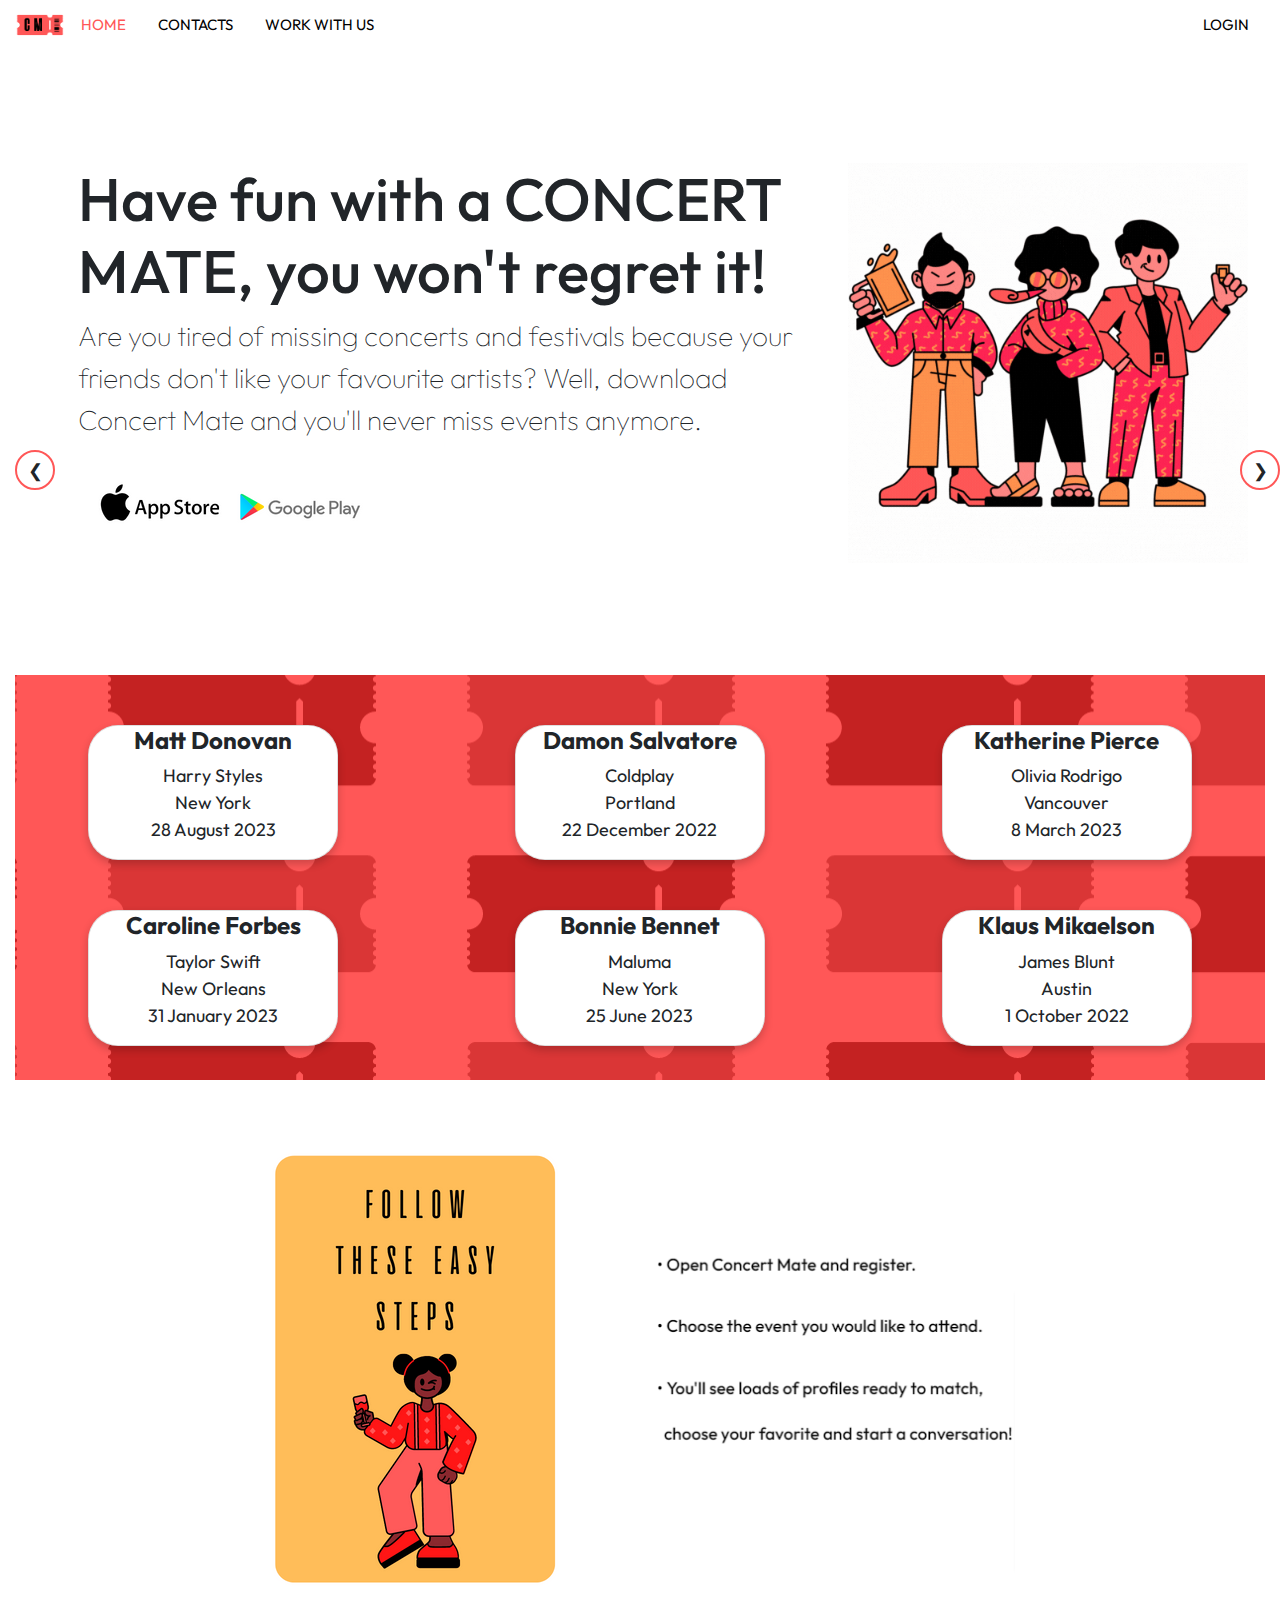
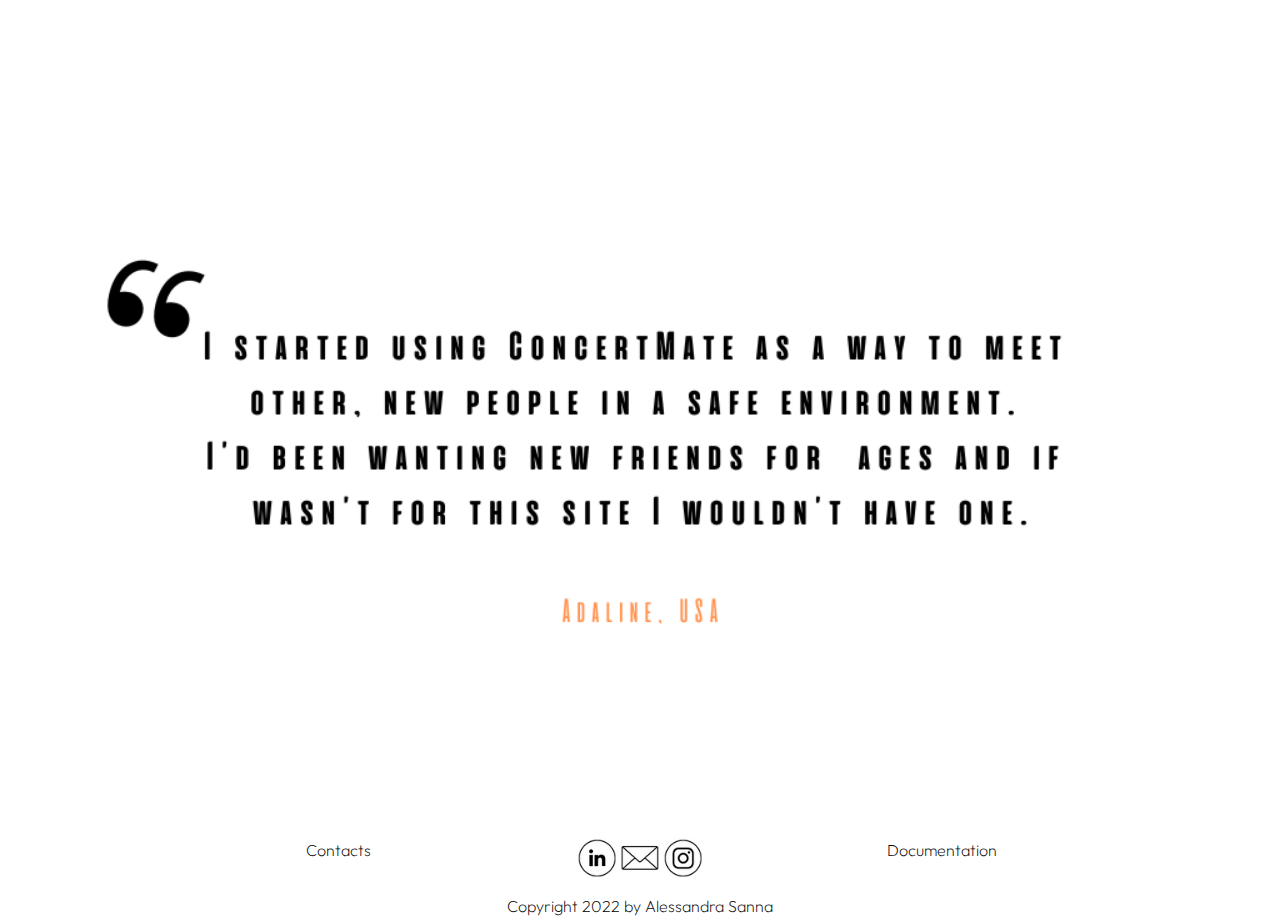
<file: index.html>
<!doctype html>

<!-- 
	COLORI:
	Rossino = #FF5757
	Nero = #000000
	Bianco = #FFFFFF
  Giallo = #FFBD59
  Arancione = #FF914D
-->

<html lang="en">
  <head>
	  
<!-- Google tag (gtag.js) -->
<script async src="https://www.googletagmanager.com/gtag/js?id=G-TRC2HTBZ85"></script>
<script>
  window.dataLayer = window.dataLayer || [];
  function gtag(){dataLayer.push(arguments);}
  gtag('js', new Date());

  gtag('config', 'G-TRC2HTBZ85');
</script>
    
	  <!-- viewport meta tags -->
    <meta charset="utf-8" name="viewport" content="width=device-width,  user-scalable=yes, initial-scale=1.0, minimum-scale=0.5, maximum-scale=2.0" >
	  
	  <!-- foglio css -->
    <link rel = "stylesheet" href = "style.css" type = "text/css" />
	  
          <!-- font google -->
    <link href='https://fonts.googleapis.com/css?family=Outfit' rel='stylesheet'>
	  
<!-- Bootstrap CSS -->
<link rel="stylesheet" href="https://stackpath.bootstrapcdn.com/bootstrap/4.3.1/css/bootstrap.min.css">
<!-- jQuery first, then Popper.js, then Bootstrap JS -->
<script src="https://code.jquery.com/jquery-3.3.1.slim.min.js"></script>
<script src="https://cdnjs.cloudflare.com/ajax/libs/popper.js/1.14.7/umd/popper.min.js"></script>
<script src="https://stackpath.bootstrapcdn.com/bootstrap/4.3.1/js/bootstrap.min.js"></script>


    <style>
	    
html, body {
                width: 100%;
                height: 100%;
                margin: 0;
                padding: 0;
	        font-family: 'Outfit'!important;
	    }
	    
h1 {
  font-size: 60px;
  font-family: 'Outfit'!important;
}


ul {
  list-style-type: none;
  margin: 0;
  padding: 0;
  overflow: hidden;
  background-color: #fff;
  position: static;
  top: 0;
}

li {
  float: left;
}

li a {
  display: block;
  color: black;
  text-align: center;
  padding: 14px 16px;
  text-decoration: none!important;
  font-family: 'Outfit'!important; font-size: 15px!important;
}

li a:hover {
  color: #FF5757;
  text-decoration: none!important;
}

.slide1{
  display: none}   <!--commonly used with JavaScript to hide and show elements without deleting and recreating them-->

.carosello {
  max-width: 1000px;
  position: relative;
  margin: auto;
  margin-top: 50px;
  margin-bottom: 50px;

  }
.prec, .succ {
  cursor: pointer;
  position: absolute;
  top: 50%;
  width: 40px;
  height:40px;
  border:2px solid #FF5757;
  color: rgb(45,45,45);
  font-size: 18px;
  border-radius:50%;
  text-align: center;
  line-height: 38px;
  }
.succ {
  right: 0;
  }
.prec:hover, .succ:hover {
  background-color: #fff;
  color: black;
  }



</style>

    <!-- INIZIO MENU -->
    <ul>
    	<li><a style="padding: 0px;" href="index.html"><img src="images/CMLogo.png" alt="Concert Mates"/ max-width="50" height="50"></a></li>
        <li><a style="color: #FF5757" href="index.html">HOME</a></li>
        <li><a href="contacts.html">CONTACTS</a></li>
        <li><a href="https://www.linkedin.com/in/alessandra-sanna-164795178/">WORK WITH US</a></li>
        <li style="float: right"><a href="#about">LOGIN</a></li>
    </ul>

    <!-- FINE MENU -->

    <title>Look for a Concert Mate</title>

  </head>

  <body class="container-fluid">

    <!-- SEZIONE UNO -->
	  
	  
    <section class="row titlepadding">
    	<section class="col-sd-12 col-md-8">
    	        <h1> Have fun with a CONCERT MATE, you won't regret it!</h1>
    	        <p class="what"> Are you tired of missing concerts and festivals because your friends don't like your favourite artists? Well, download Concert Mate and you'll never miss events anymore.</p>
    	        <img src="images/CMIconeStore.png" alt="Download" max-width="300" height="100"/>
    	</section>
    	<section class="col-sd-12 col-md-4">
    	    	<img src="images/CMHome.gif" alt="Concert Mates" style="vertical-align: middle;" max-width="400" height="400"/>
    	</section>
    </section> 
	  
	  
    <!-- FINE SEZIONE UNO -->

    <!-- SEZIONE DUE -->
	  
     <section style="background-image: url('images/CMBackground.png'); background-repeat: no-repeat;
     background-attachment: fixed; padding-top: 50px; padding-bottom: 50px; max-width: 100%; height: auto;">
    	<section class="row">
    	    <section class="col-sd-12 col-md-4">
                <div class="card" style="margin: auto;">
                    <div class="container">
                        <h4><b>Matt Donovan</b></h4> 
                        <p>Harry Styles<br>New York<br>28 August 2023</p> 
                    </div>
                </div>
            </section>
            <section class="col-sd-12 col-md-4">
    		<div class="card" style="margin: auto;">
                    <div class="container">
                        <h4><b>Damon Salvatore</b></h4> 
                        <p>Coldplay<br>Portland<br>22 December 2022</p> 
                    </div>
                </div>
            </section>
            <section class="col-sd-12 col-md-4">
    		<div class="card" style="margin: auto;">
                    <div class="container">
                        <h4><b>Katherine Pierce</b></h4> 
                        <p>Olivia Rodrigo<br>Vancouver<br>8 March 2023</p> 
                    </div>
                </div>
            </section>
        </section>

        <section class="row" style="padding-top: 50px">
    	    <section class="col-sd-12 col-md-4">
    		<div class="card" style="margin: auto;">
                    <div class="container">
                        <h4><b>Caroline Forbes</b></h4> 
                        <p>Taylor Swift<br>New Orleans<br>31 January 2023</p> 
                    </div>
                </div>
            </section>
            <section class="col-sd-12 col-md-4">
    		<div class="card" style="margin: auto;">
                    <div class="container">
                        <h4><b>Bonnie Bennet</b></h4> 
                        <p>Maluma<br>New York<br>25 June 2023</p>
                    </div>
                </div>
            </section>
            <section class="col-sd-12 col-md-4">
    		    <div class="card" style="margin: auto;">
                    <div class="container">
                        <h4><b>Klaus Mikaelson</b></h4> 
                        <p>James Blunt<br>Austin<br>1 October 2022</p> 
                    </div>
                </div>
            </section>
        </section>
    </section>
	  
    <!-- FINE SEZIONE DUE -->

	  
	  
    <!-- SEZIONE TRE -->
	  
    <section class="row contactpadding">
    	<section class="col-sd-12 col-md-6">
                <img src="images/EasySteps.png" alt="Concert Mates" style="max-width: 100%; height: auto;"/>
        </section>
        <section class="col-sd-12 col-md-6"> 
		<img src="images/Steps.png" alt="Concert Mates" style="max-width: 100%; height: auto;"/>			   
        </section>
    </section> 
    <!-- FINE SEZIONE TRE -->

    <!-- SEZIONE QUATTRO -->

    <section style="background-image: url('images/CMBackground.png'); background-repeat: no-repeat;
    background-attachment: fixed; padding-top: 70px; padding-left: 140px; padding-bottom: 70px;">

    </section>

    <!-- FINE SEZIONE QUATTRO -->

    <!-- SEZIONE CINQUE -->
    <section>

        <div class="carosello">
      <div class="slide1">
        <img src="images/1.png" style="width: 100%;
  height: auto;">
      </div>
      <div class="slide1">
        <img src="images/2.png" style="width: 100%;
  height: auto;">
      </div>
      <div class="slide1">
        <img src="images/3.png" style="width: 100%;
  height: auto;">
      </div>
      <a class="prec" onclick="cambiaSlide(-1, 0)">&#10094;
      </a>
      <a class="succ" onclick="cambiaSlide(1, 0)">&#10095;
      </a>
    </div>

    <script>
      var slideTab = [1,1];
      var slideId = []
      var slides = document.getElementsByClassName("carosello");
      for (var e = 1; e <= slides.length; e++){
        slideId.push("slide"+e);
      }
      creaSlide(1, 0);
      creaSlide(1, 1);
      function cambiaSlide(n, no) {
        creaSlide(slideTab[no] += n, no);
      }
      function creaSlide(n, no) {
        var i;
        var x = document.getElementsByClassName(slideId[no]);
        if (n > x.length) {
          slideTab[no] = 1}
        if (n < 1) {
          slideTab[no] = x.length}
        for (i = 0; i < x.length; i++) {
          x[i].style.display = "none";
        }
        x[slideTab[no]-1].style.display = "block";
      }
    </script>
        

                
    </section> 
    <!-- FINE SEZIONE CINQUE -->

    <!-- SEZIONE SEI -->

    <section style="background-image: url('images/CMBackground.png'); background-repeat: no-repeat;
    background-attachment: fixed; padding-top: 70px; padding-left: 140px; padding-bottom: 70px;">

    </section>

    <!-- FINE SEZIONE SEI -->


  </body>

  <!-- INIZIO FOOTER -->
  <footer>
    <section class="row footerpadding">
    	<section class="col-4" style="text-align: center;">
            <a href="contacts.html" style="text-decoration: none; color: black; font-family: 'Outfit'; font-size: 16px; font-weight: 200;">Contacts</a>
        </section>
        <section class="col-4" style="text-align: center;">
                <a href="https://www.linkedin.com/in/alessandra-sanna-164795178/" ><img style="max-width: 40px; height: 40px;" src="images/LI.png"/></a>
                <a href="contacts.html"><img style="max-width: 40px; height: 40px;" src="images/CMSocial.png"/></a>
                <a href="https://www.instagram.com/concertmateapp/"><img style="max-width: 40px; height: 40px;" src="images/IG.png"/></a>
        </section>
        <section class="col-4" style="text-align: center;">
                <a href="doc.html" style="text-decoration: none; color: black; font-family: 'Outfit'; font-size: 16px; font-weight: 200;">Documentation</a>
        </section>
   </section>    

   <section class="row">
        <section class="col-12" style="text-align: center;">
                <a href="https://www.linkedin.com/in/alessandra-sanna-164795178/" style="text-decoration: none; color: black; font-family: 'Outfit'; font-size: 16px; font-weight: 200;">Copyright 2022 by Alessandra Sanna </a>
        </section>
   </section>
   
  </footer>
  <!-- FINE FOOTER -->

</html>
</file>
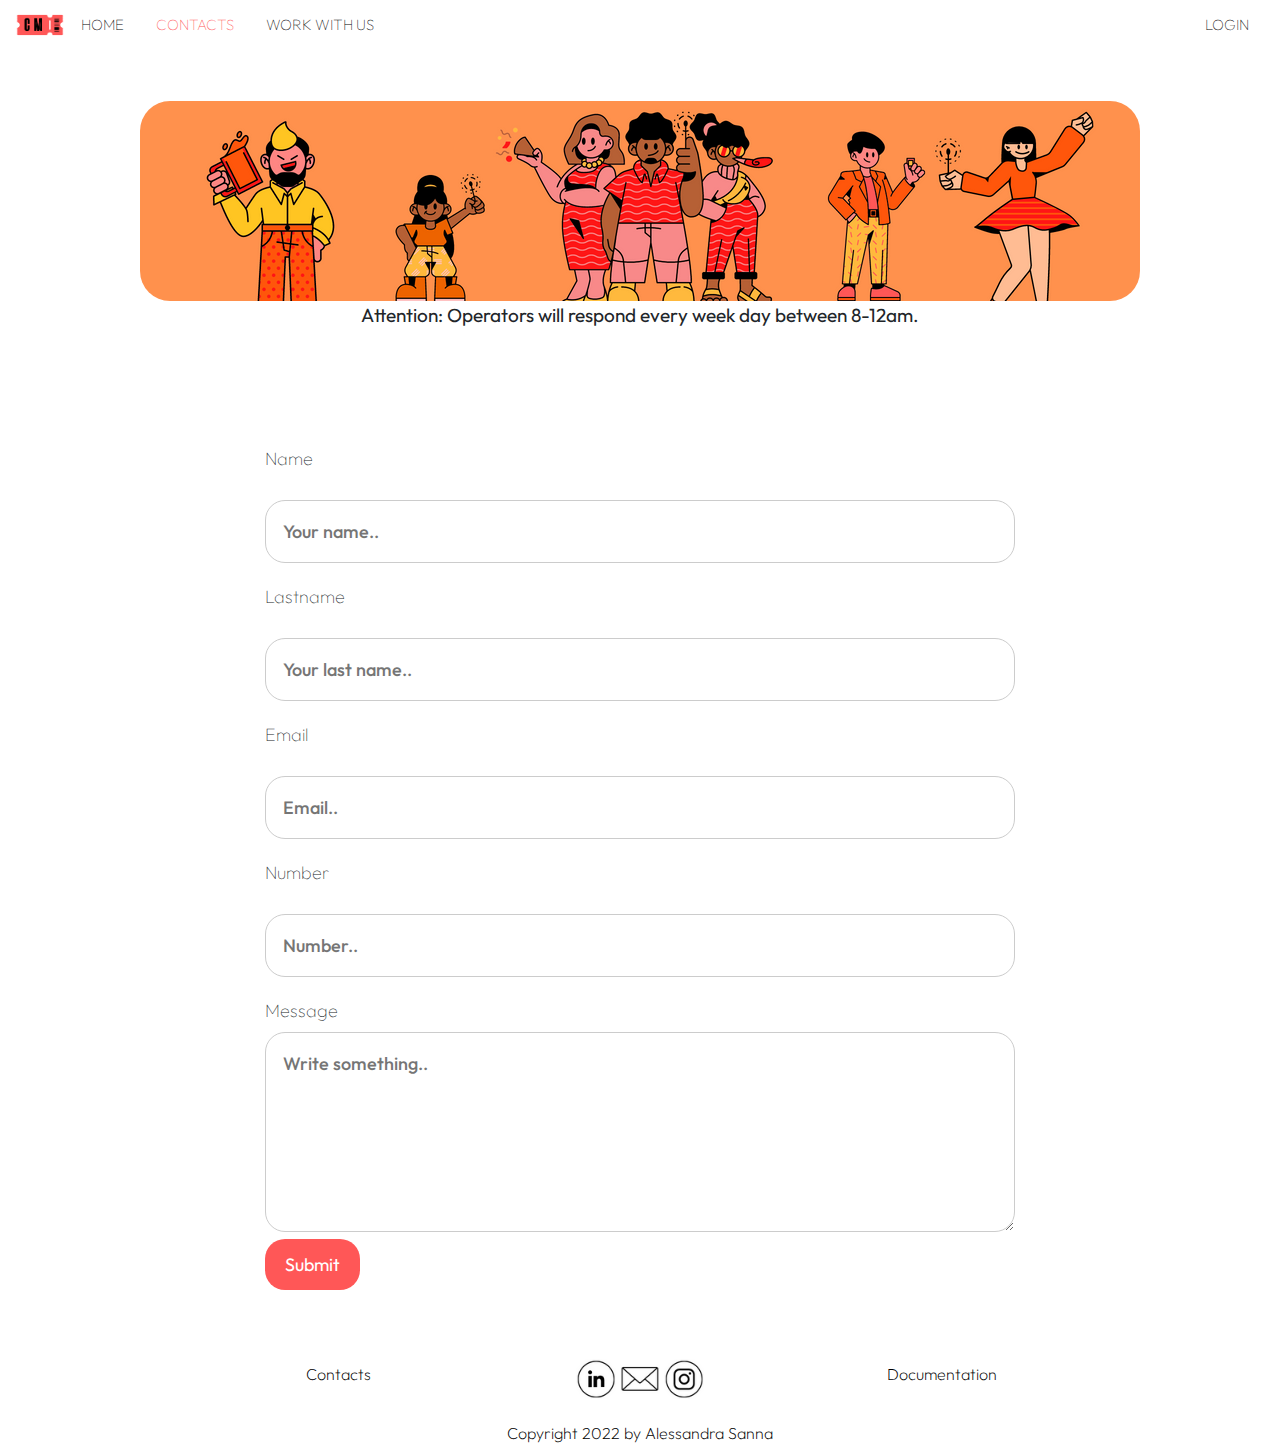
<file: contacts.html>
<!doctype html>

<!-- 
  COLORI:
  Rossino = #FF5757
  Nero = #000000
  Bianco = #FFFFFF
-->

<html lang="en">
  <head>
    
    
    
    <!-- Google tag (gtag.js) -->
<script async src="https://www.googletagmanager.com/gtag/js?id=G-TRC2HTBZ85"></script>
<script>
  window.dataLayer = window.dataLayer || [];
  function gtag(){dataLayer.push(arguments);}
  gtag('js', new Date());

  gtag('config', 'G-TRC2HTBZ85');
</script>
    
    
    <meta charset="utf-8">
    <meta name="viewport" content="width=device-width, initial-scale=1">
    <link rel = "stylesheet" href = "style.css" type = "text/css" />

    <link href='https://fonts.googleapis.com/css?family=Outfit' rel='stylesheet'>
    
    <!-- Bootstrap CSS -->
<link rel="stylesheet" href="https://stackpath.bootstrapcdn.com/bootstrap/4.3.1/css/bootstrap.min.css">
<!-- jQuery first, then Popper.js, then Bootstrap JS -->
<script src="https://code.jquery.com/jquery-3.3.1.slim.min.js"></script>
<script src="https://cdnjs.cloudflare.com/ajax/libs/popper.js/1.14.7/umd/popper.min.js"></script>
<script src="https://stackpath.bootstrapcdn.com/bootstrap/4.3.1/js/bootstrap.min.js"></script>
    
   

    <style>
    
    html, body {
                width: 100%;
                height: 100%;
                margin: 0;
                padding: 0;}

    body {
    font-size: 19px;
    font-family: 'Outfit';
    font-weight: 100;
    }

    ul {
    list-style-type: none;
    margin: 0;
    padding: 0;
    overflow: hidden;
    background-color: #fff;
    position: static;
    top: 0;
    }

    li {
    float: left;
    }

    li a {
    display: block;
    color: black;
    text-align: center;
    padding: 14px 16px;
    text-decoration: none;
    font-family: 'Outfit'; font-size: 15px;
    }

    li a:hover {
    color: #FF5757;
    text-decoration: none!important;
    }

    </style>


    <!-- INIZIO MENU -->
    <ul>
        <li><a style="padding: 0px;" href="index.html"><img src="images/CMLogo.png" alt="Concert Mates" width="50" height="50"/></a></li>
        <li><a href="index.html">HOME</a></li>
        <li><a style="color: #FF5757" href="contacts.html">CONTACTS</a></li>
        <li><a href="https://www.linkedin.com/in/alessandra-sanna-164795178/">WORK WITH US</a></li>
        <li style="float: right"><a href="#about">LOGIN</a></li>
    </ul>
    <!-- FINE MENU -->

    <title>Look for a Concert Mate</title>

  </head>

  <body class="container-fluid">  
      <section>

        <img src="images/CMBanner.png" style="max-width: 100%; height: auto; border-radius: 30px; margin-left: auto; margin-right: auto; display: block; margin-top: 50px;"/>

        <p style="text-align: center; padding-bottom: 50px;"><b>Attention: Operators will respond every week day between 8-12am.</b></p>


        <div class="container2 contactpadding">
            <!--<form action="action_page.php">-->
            <form action="contacts.html">

              <label for="fname">Name</label>
              <input type="text" id="fname" name="firstname" placeholder="Your name..">

              <label for="lname">Lastname</label>
              <input type="text" id="lname" name="lastname" placeholder="Your last name..">

              <label for="email">Email</label>
              <input type="text" id="email" name="email" placeholder="Email..">

              <label for="num">Number</label>
              <input type="text" id="num" name="numero" placeholder="Number..">

              <label for="subject">Message</label>
              <textarea id="subject" name="subject" placeholder="Write something.." style="height:200px"></textarea>

              <input type="submit" value= "Submit">

            </form>
        </div>
      </section>
  </body>

  <footer>
    <section class="row footerpadding">
    	<section class="col-4" style="text-align: center;">
            <a href="contacts.html" style="text-decoration: none; color: black; font-family: 'Outfit'; font-size: 16px; font-weight: 200;">Contacts</a>
        </section>
        <section class="col-4" style="text-align: center;">
                <a href="https://www.linkedin.com/in/alessandra-sanna-164795178/" ><img style="max-width: 40px; height: 40px;" src="images/LI.png"/></a>
                <a href="contacts.html"><img style="max-width: 40px; height: 40px;" src="images/CMSocial.png"/></a>
                <a href="https://www.instagram.com/concertmateapp/"><img style="max-width: 40px; height: 40px;" src="images/IG.png"/></a>
        </section>
        <section class="col-4" style="text-align: center;">
                <a href="doc.html" style="text-decoration: none; color: black; font-family: 'Outfit'; font-size: 16px; font-weight: 200;">Documentation</a>
        </section>
   </section>    

   <section class="row">
        <section class="col-12" style="text-align: center;">
                <a href="https://www.linkedin.com/in/alessandra-sanna-164795178/" style="text-decoration: none; color: black; font-family: 'Outfit'; font-size: 16px; font-weight: 200;">Copyright 2022 by Alessandra Sanna </a>
        </section>
   </section>
   
  </footer>
</html>
</file>
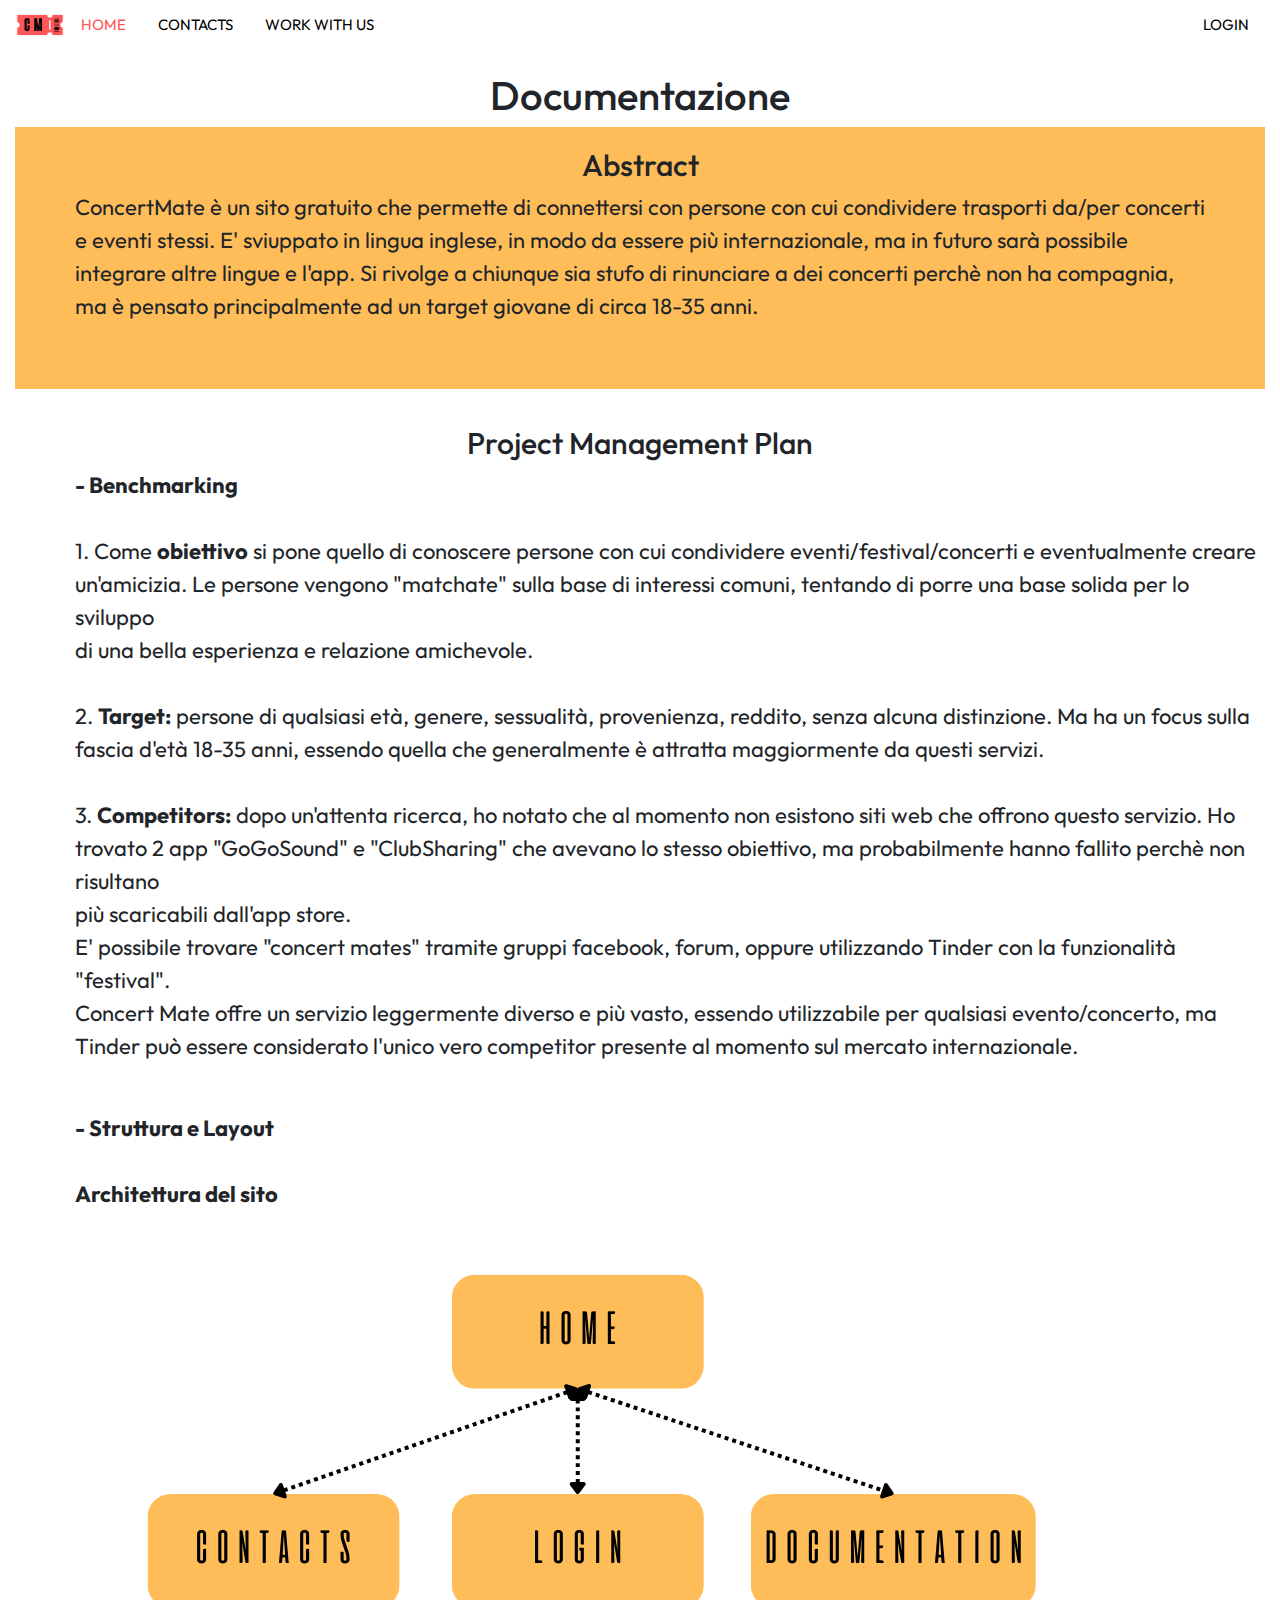
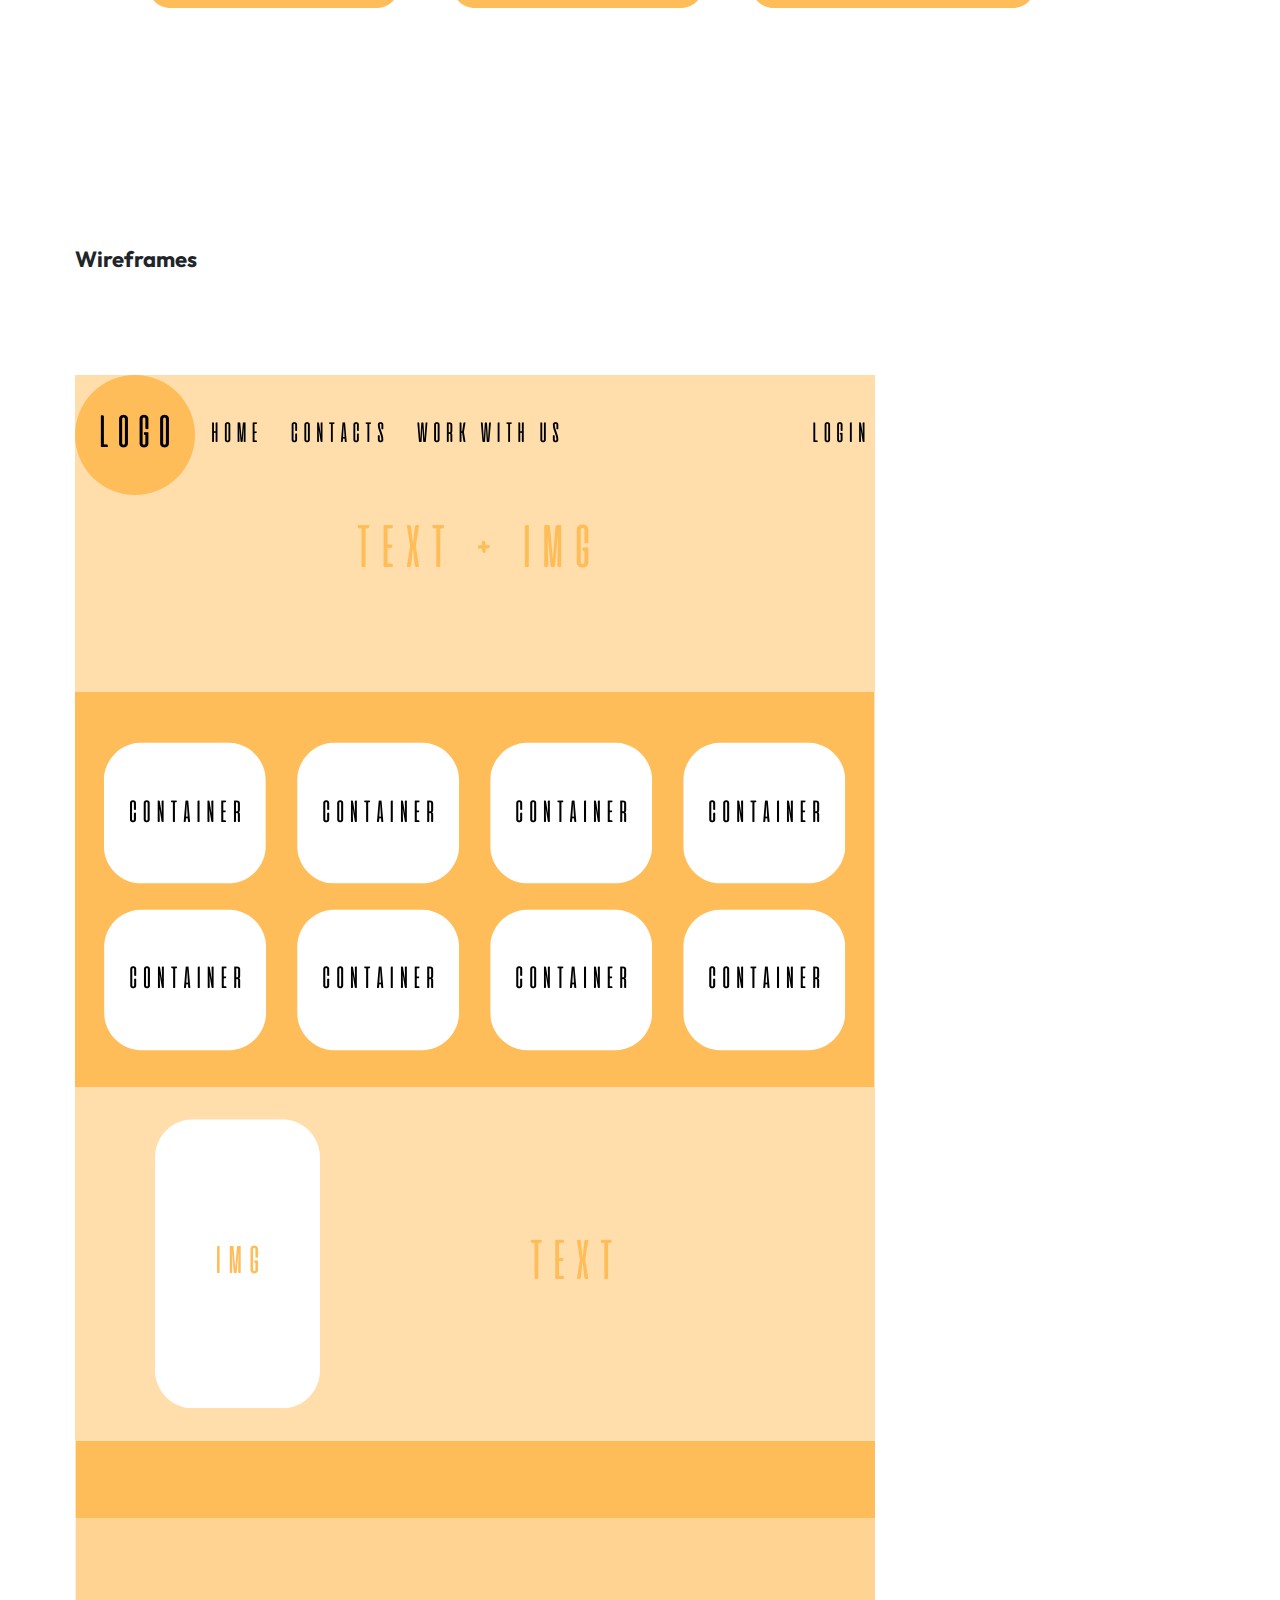
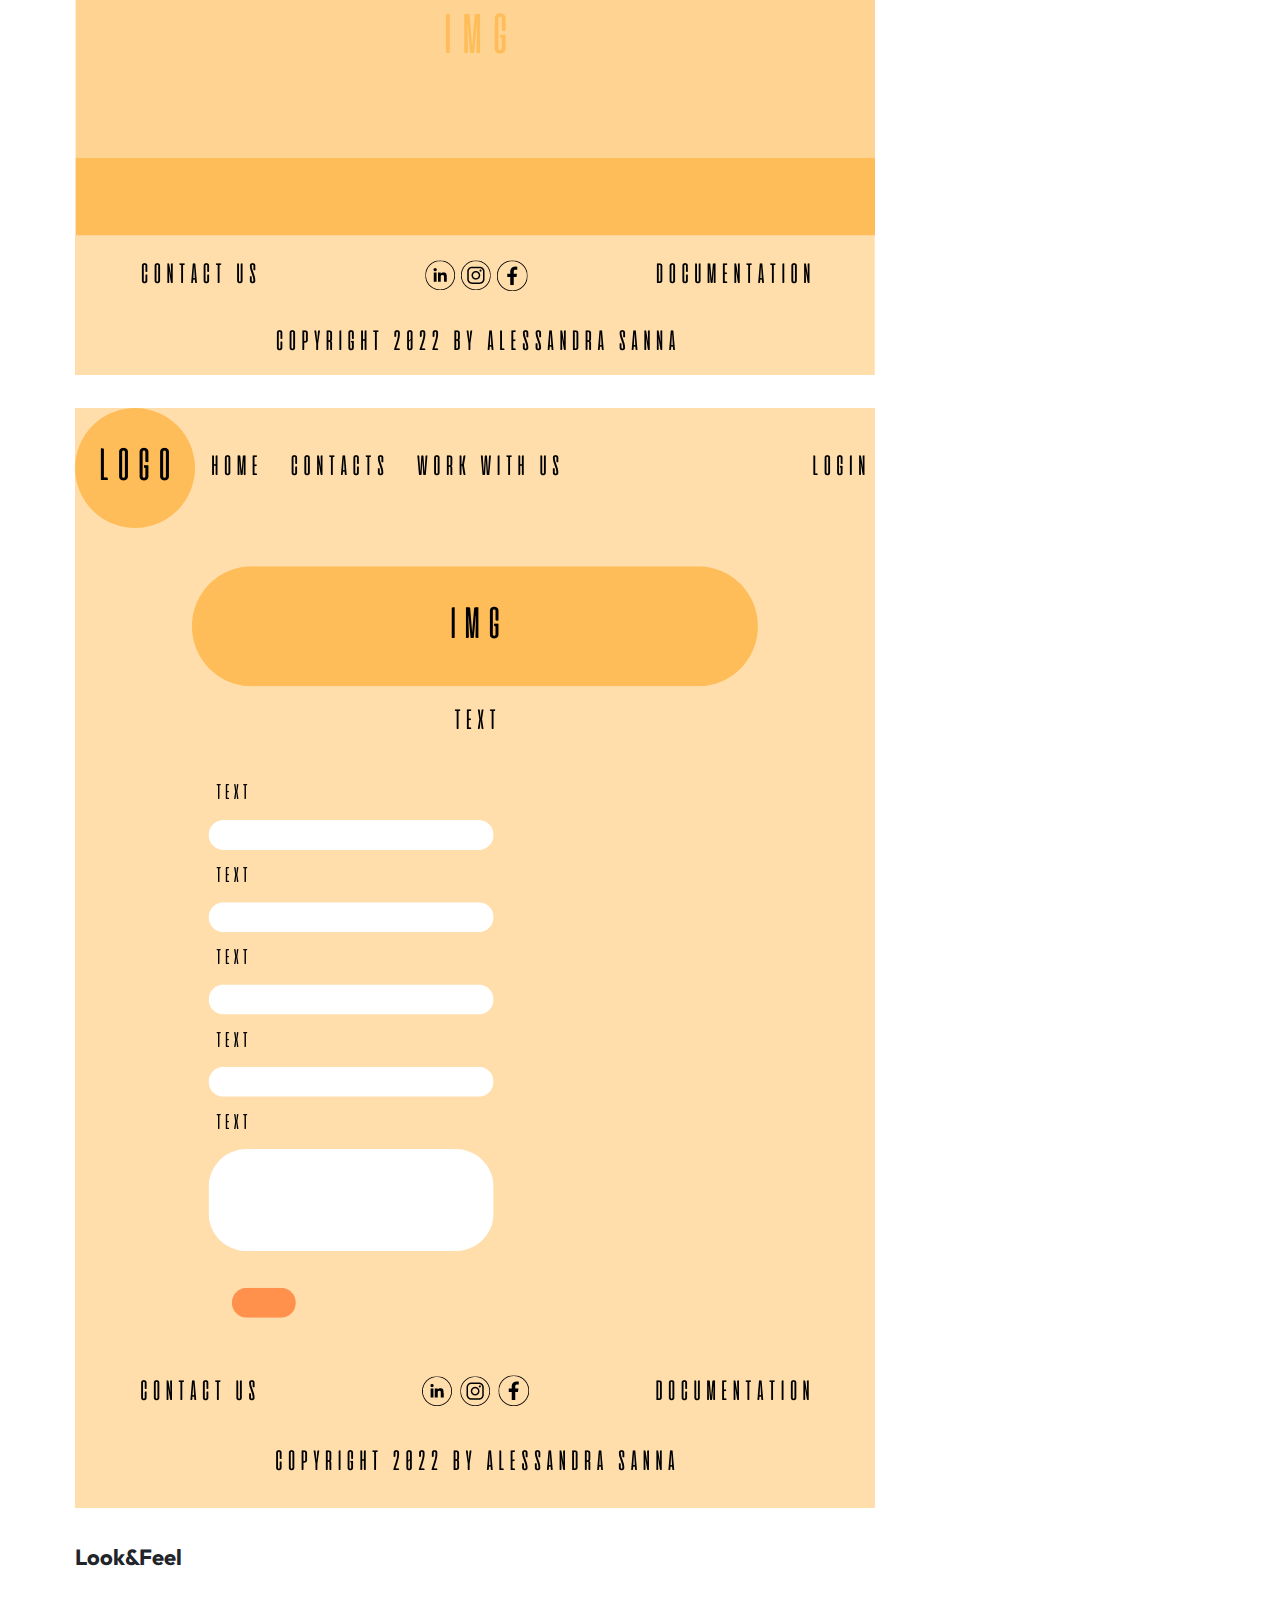
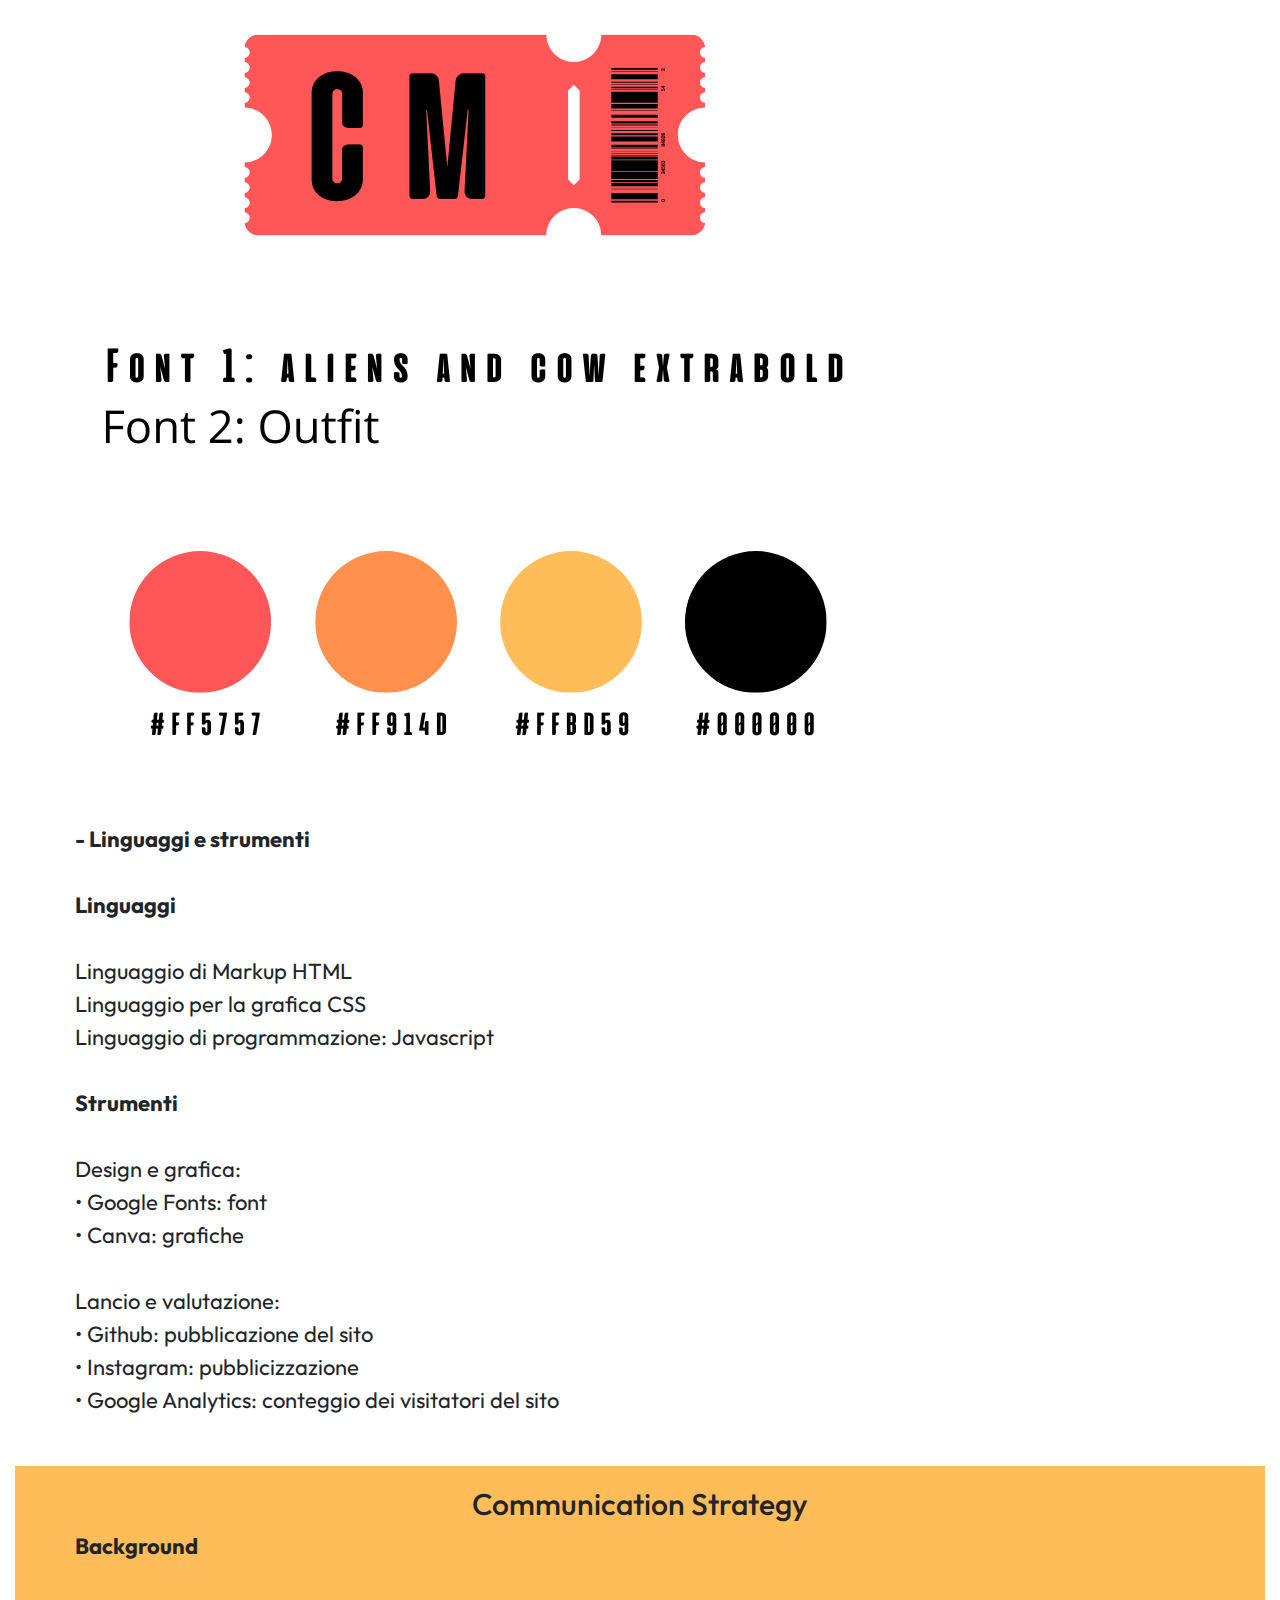
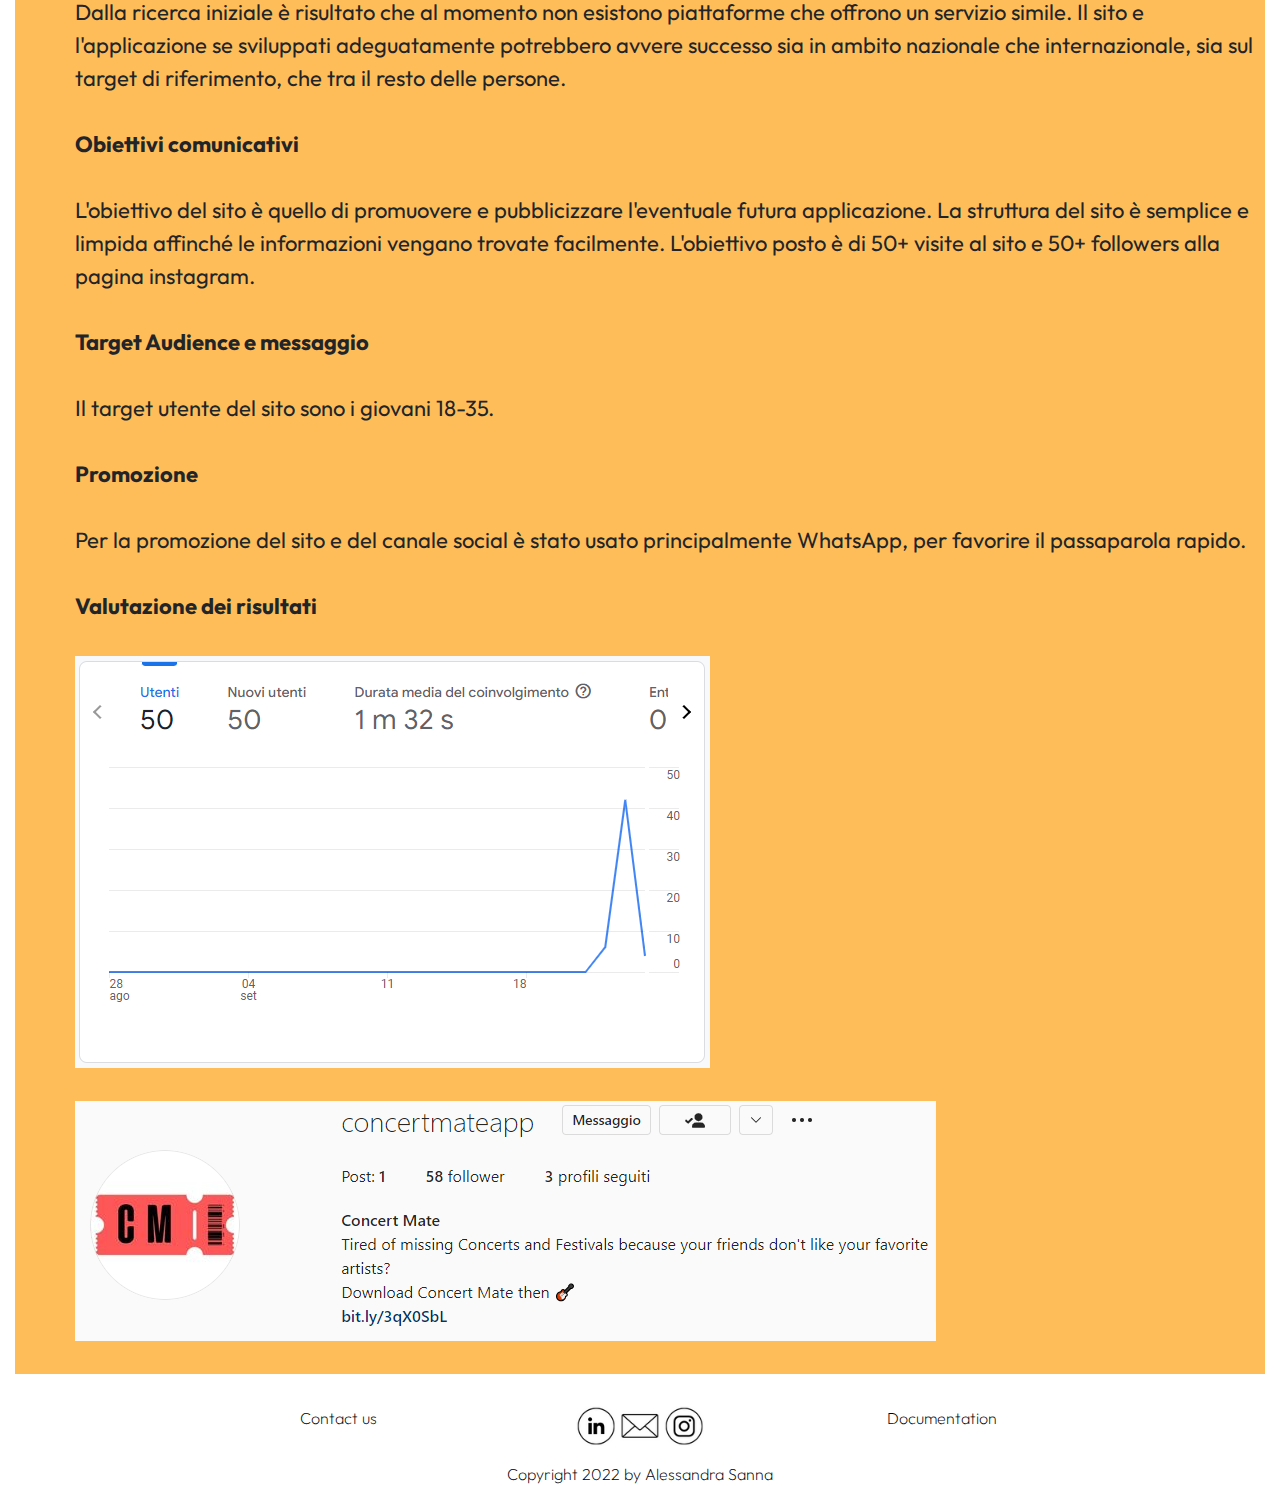
<file: doc.html>
<html lang="en">
  <head>
    
    
    
   <!-- Google tag (gtag.js) -->
<script async src="https://www.googletagmanager.com/gtag/js?id=G-TRC2HTBZ85"></script>
<script>
  window.dataLayer = window.dataLayer || [];
  function gtag(){dataLayer.push(arguments);}
  gtag('js', new Date());

  gtag('config', 'G-TRC2HTBZ85');
</script>
    
  	<meta charset="utf-8">
    <meta name="viewport" content="width=device-width, initial-scale=1">
    <link rel = "stylesheet" href = "style.css" type = "text/css" />

    <link href='https://fonts.googleapis.com/css?family=Outfit' rel='stylesheet'>
    
    <!-- Bootstrap CSS -->
<link rel="stylesheet" href="https://stackpath.bootstrapcdn.com/bootstrap/4.3.1/css/bootstrap.min.css">
<!-- jQuery first, then Popper.js, then Bootstrap JS -->
<script src="https://code.jquery.com/jquery-3.3.1.slim.min.js"></script>
<script src="https://cdnjs.cloudflare.com/ajax/libs/popper.js/1.14.7/umd/popper.min.js"></script>
<script src="https://stackpath.bootstrapcdn.com/bootstrap/4.3.1/js/bootstrap.min.js"></script>

<style>
  
html, body {
                width: 100%;
                height: 100%;
                margin: 0;
                padding: 0;}
ul {
  list-style-type: none;
  margin: 0;
  padding: 0;
  overflow: hidden;
  background-color: #fff;
  position: static;
  top: 0;
}

li {
  float: left;
}

li a {
  display: block;
  color: black;
  text-align: center;
  padding: 14px 16px;
  text-decoration: none;
  font-family: 'Outfit'; font-size: 15px;
}

li a:hover {
  color: #FF5757;
  text-decoration: none!important;
}

p {
  font-size: 22px;
  font-family: 'Outfit';
  padding-left: 60px;
}

h1{
  padding-top: 20px;
}

</style>

    <!-- INIZIO MENU -->
    <ul>
      <li><a style="padding: 0px;" href="index.html"><img src="images/CMLogo.png" alt="Concert Mates" width="50" height="50"/></a></li>
        <li><a style="color: #FF5757" href="index.html">HOME</a></li>
        <li><a href="contacts.html">CONTACTS</a></li>
        <li><a href="https://www.linkedin.com/in/alessandra-sanna-164795178/">WORK WITH US</a></li>
        <li style="float: right"><a href="#about">LOGIN</a></li>
    </ul>

    <!-- FINE MENU -->

  </head>

<title>Look for a Concert Mate</title>

  <body class="container-fluid">
  	<h1 style="text-align: center;  font-size: 40px; font-family: 'Outfit';">Documentazione</h1>

    <section style="background: #FFBD59;">

    <h1 style="text-align: center;  font-size: 30px; font-family: 'Outfit';">Abstract</h1>

  	<p>

  		ConcertMate è un sito gratuito che permette di connettersi con persone con cui condividere trasporti da/per concerti<br>e eventi stessi. 
  		E' sviuppato in lingua inglese, in modo da essere più internazionale, ma in futuro sarà possibile<br>integrare altre lingue e l'app.
      Si rivolge a chiunque sia stufo di rinunciare a dei concerti perchè non ha compagnia,<br>ma è pensato principalmente ad un target giovane di circa 18-35 anni.<br><br><br>

  	</p>

    </section>

    <section>

    <h1 style="text-align: center;  font-size: 30px; font-family: 'Outfit';">Project Management Plan</h1>

  	<p>
  		<b>- Benchmarking</b><br><br>


  		1. Come <b>obiettivo</b> si pone quello di conoscere persone con cui condividere eventi/festival/concerti e eventualmente creare un'amicizia. Le persone vengono "matchate" sulla base di interessi comuni, tentando di porre una base solida per lo sviluppo<br>di una bella esperienza e relazione amichevole.<br>
  		<br>2. <b>Target:</b> persone di qualsiasi età, genere, sessualità, provenienza, reddito, senza alcuna distinzione. Ma ha un focus sulla fascia d'età 18-35 anni, essendo quella che generalmente è attratta maggiormente da questi servizi.<br>
  		<br>3. <b>Competitors:</b> dopo un'attenta ricerca, ho notato che al momento non esistono siti web che offrono questo servizio. Ho trovato 2 app "GoGoSound" e "ClubSharing" che avevano lo stesso obiettivo, ma probabilmente hanno fallito perchè non risultano<br>più scaricabili dall'app store. <br>
  		E' possibile trovare "concert mates" tramite gruppi facebook, forum, oppure utilizzando Tinder con la funzionalità "festival". <br>
  	  Concert Mate offre un servizio leggermente diverso e più vasto, essendo utilizzabile per qualsiasi evento/concerto, ma Tinder può essere considerato l'unico vero competitor presente al momento sul mercato internazionale. <br><br>

  	</p>

    <p>
      <b>- Struttura e Layout</b><br><br>

      <b>Architettura del sito</b><br><br>
      <img src="images/Architettura.png" style="max-width: 100%; height: auto;"/><br><br><br><br>

      <b>Wireframes</b><br><br><br><br>
      <img src="images/HomeWireframe.png" style="max-width: 100%; height: auto;"/><br><br>
      <img src="images/ContactsWireframe.png" style="max-width: 100%; height: auto;"/><br><br>

      <b>Look&Feel</b><br><br>
      <img src="images/FontsColors.png" style="max-width: 100%; height: auto;"/>

    </p>

    <p>
      <b>- Linguaggi e strumenti</b><br><br>

      <b>Linguaggi</b><br><br>
      
        Linguaggio di Markup HTML<br>
        Linguaggio per la grafica CSS<br>
        Linguaggio di programmazione: Javascript<br><br>
      

      <b>Strumenti</b><br><br>

        Design e grafica:<br>
        • Google Fonts: font<br>
        • Canva: grafiche<br><br>
        Lancio e valutazione:<br>
        • Github: pubblicazione del sito<br>
        • Instagram: pubblicizzazione<br>
        • Google Analytics: conteggio dei visitatori del sito<br><br>


    </p>

    </section>

    <section style="background: #FFBD59;">
 
    <h1 style="text-align: center;  font-size: 30px; font-family: 'Outfit';">Communication Strategy</h1>

    <p>

      <b>Background</b><br><br>

      Dalla ricerca iniziale è risultato che al momento non esistono piattaforme che offrono un servizio simile. Il sito e l'applicazione se sviluppati adeguatamente potrebbero avvere successo sia in ambito nazionale che internazionale, sia sul target di riferimento, che tra il resto delle persone.<br><br>

      <b>Obiettivi comunicativi</b><br><br>

      L'obiettivo del sito è quello di promuovere e pubblicizzare l'eventuale futura applicazione. La struttura del sito è semplice e limpida affinché le informazioni vengano trovate facilmente.

      L'obiettivo posto è di 50+ visite al sito e 50+ followers alla pagina instagram.<br><br>

      <b>Target Audience e messaggio</b><br><br>

      Il target utente del sito sono i giovani 18-35.<br><br>

      <b>Promozione</b><br><br>

      Per la promozione del sito e del canale social è stato usato principalmente WhatsApp, per favorire il passaparola rapido.<br><br>

      <b>Valutazione dei risultati</b><br><br>
      
      <img src="images/Analytics.png" style="max-width: 100%; height: auto;"/><br><br>
      <img src="images/RisultatiIG.png" style="max-width: 100%; height: auto;"/><br><br>
      

    </p>

    </section>

  </body>

  <!-- INIZIO FOOTER -->
  <footer>
    <section class="row footerpadding">
    	<section class="col-4" style="text-align: center;">
            <a href="contacts.html" style="text-decoration: none; color: black; font-family: 'Outfit'; font-size: 16px; font-weight: 200;">Contact us</a>
        </section>
        <section class="col-4" style="text-align: center;">
                <a href="https://www.linkedin.com/in/alessandra-sanna-164795178/" ><img style="max-width: 40px; height: 40px;" src="images/LI.png"/></a>
                <a href="contacts.html"><img style="max-width: 40px; height: 40px;" src="images/CMSocial.png"/></a>
                <a href="https://www.instagram.com/concertmateapp/"><img style="max-width: 40px; height: 40px;" src="images/IG.png"/></a>
        </section>
        <section class="col-4" style="text-align: center;">
                <a href="doc.html" style="text-decoration: none; color: black; font-family: 'Outfit'; font-size: 16px; font-weight: 200;">Documentation</a>
        </section>
   </section>    

   <section class="row">
        <section class="col-12" style="text-align: center;">
                <a href="https://www.linkedin.com/in/alessandra-sanna-164795178/" style="text-decoration: none; color: black; font-family: 'Outfit'; font-size: 16px; font-weight: 200;">Copyright 2022 by Alessandra Sanna </a>
        </section>
   </section>
   
  </footer>
  <!-- FINE FOOTER -->

</html>
</file>
<file: style.css>
.active {
  background-color: #4CAF50;
}

.morepadding { padding: 1em 5%;}
.titlepadding { padding: 7em 5%;}
.contactpadding { padding: 3em 20%}
.footerpadding { padding: 1em 15%;}

.what {
  font-size: 28px;
  font-family: 'Outfit';
  font-weight: 100;
}

.card {
  box-shadow: 0 4px 8px 0 rgba(0,0,0,0.2);
  width: 250px;
  background-color: white;
  border-radius: 30px 30px 30px 30px!important;
}

.card:hover {
  box-shadow: 0 40px 80px 0 rgba(0,0,0,0.2);
  background-color: white;
}

.container {
  background-color: white;
  border-radius: 30px 30px 30px 30px!important;
  font-size: 18px;
  font-family: 'Outfit'!important;
  text-align: center;
}

.container2 {
  background-color: #fff;
  padding-top: 50px;
  padding-bottom: 50px;
  font-size: 18px;
  font-family: 'Outfit';
}

/* Style inputs with type="text", select elements and textareas */
input[type=text], select, textarea {
  width: 100%; /* Full width */
  padding: 17px; /* Some padding */ 
  border: 1px solid #ccc; /* Gray border */
  border-radius: 20px; /* Rounded borders */
  box-sizing: border-box; /* Make sure that padding and width stays in place */
  resize: vertical; /* Allow the user to vertically resize the textarea (not horizontally) */
  margin-top: 20px;
  margin-bottom: 20px;
  color: black;
  font-weight: 500; 
  font-size: 18px;
  font-family: 'Outfit';

}

/* Style the submit button with a specific background color etc */
input[type=submit] {
  background-color: #FF5757;
  color: white;
  padding: 12px 20px;
  border: none;
  border-radius: 20px;
  cursor: pointer;
  font-size: 18px;
  font-family: 'Outfit';
}
</file>
